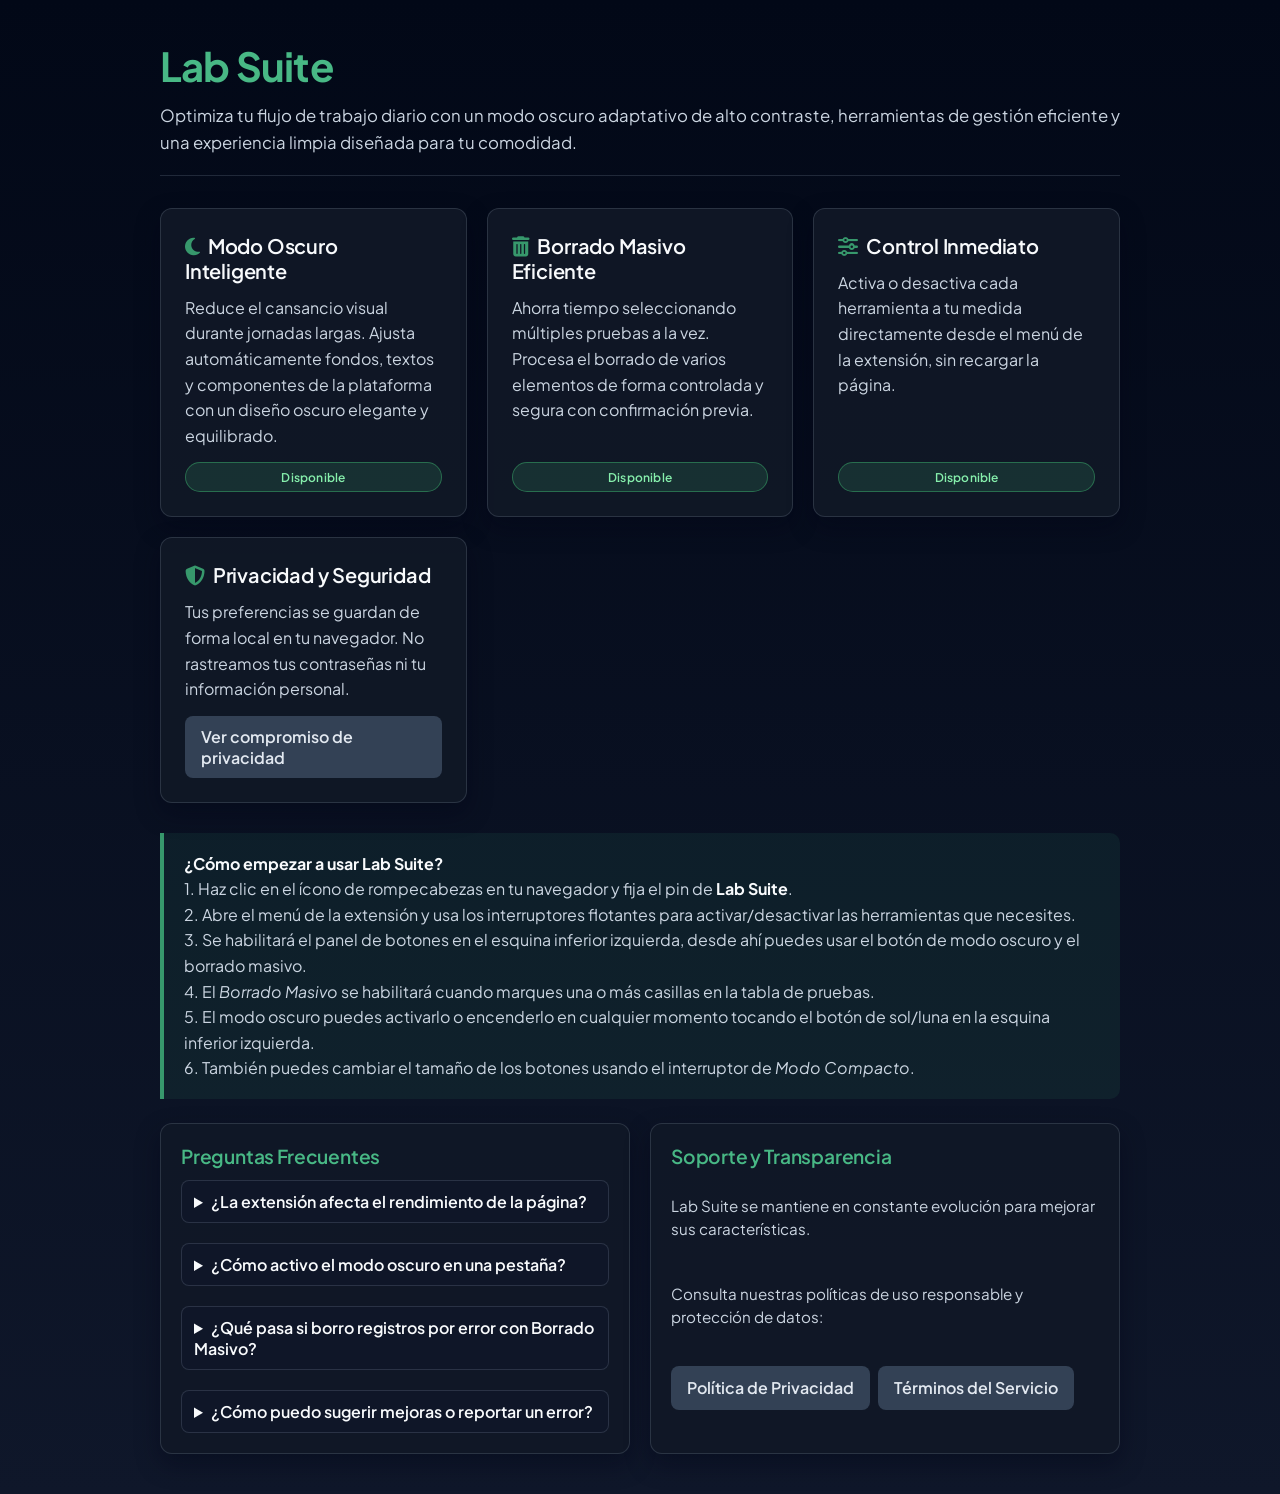
<file: index.html>
<!DOCTYPE html>
<html lang="es">
<head>
  <meta charset="UTF-8">
  <meta name="viewport" content="width=device-width, initial-scale=1.0">
  <title>Lab Suite - Herramientas de productividad</title>
  <link rel="stylesheet" href="./styles.css">
  <link rel="stylesheet" href="https://cdnjs.cloudflare.com/ajax/libs/font-awesome/6.4.0/css/all.min.css">
  <link rel="icon" type="image/png" href="extension/icons/icon-48.png">
</head>
<body>
<div class="container">
  <header>
    <h1>Lab Suite</h1>
    <p>Optimiza tu flujo de trabajo diario con un modo oscuro adaptativo de alto contraste, herramientas de gestión eficiente y una experiencia limpia diseñada para tu comodidad.</p>
  </header>

  <div class="grid">
    <!-- Funcionalidad 1 -->
    <div class="card">
      <div>
        <h3><i class="fas fa-moon" style="color: var(--accent); margin-right: 8px;"></i>Modo Oscuro Inteligente</h3>
        <p>Reduce el cansancio visual durante jornadas largas. Ajusta automáticamente fondos, textos y componentes de la plataforma con un diseño oscuro elegante y equilibrado.</p>
      </div>
      <span class="badge ready">Disponible</span>
    </div>

    <!-- Funcionalidad 2 -->
    <div class="card">
      <div>
        <h3><i class="fas fa-trash-alt" style="color: var(--accent); margin-right: 8px;"></i>Borrado Masivo Eficiente</h3>
        <p>Ahorra tiempo seleccionando múltiples pruebas a la vez. Procesa el borrado de varios elementos de forma controlada y segura con confirmación previa.</p>
      </div>
      <span class="badge ready">Disponible</span>
    </div>

    <!-- Funcionalidad 3 -->
    <div class="card">
      <div>
        <h3><i class="fas fa-sliders-h" style="color: var(--accent); margin-right: 8px;"></i>Control Inmediato</h3>
        <p>Activa o desactiva cada herramienta a tu medida directamente desde el menú de la extensión, sin recargar la página.</p>
      </div>
      <span class="badge ready">Disponible</span>
    </div>

    <!-- Funcionalidad 4 -->
    <div class="card">
      <div>
        <h3><i class="fas fa-shield-alt" style="color: var(--accent); margin-right: 8px;"></i>Privacidad y Seguridad</h3>
        <p>Tus preferencias se guardan de forma local en tu navegador. No rastreamos tus contraseñas ni tu información personal.</p>
      </div>
      <a class="bookmarklet-btn secondary" href="#soporte">Ver compromiso de privacidad</a>
    </div>
  </div>

  <!-- Guía rápida de uso -->
  <div class="instructions" id="guia-uso">
    <strong>¿Cómo empezar a usar Lab Suite?</strong><br>
    1. Haz clic en el ícono de rompecabezas en tu navegador y fija el pin de <strong>Lab Suite</strong>.<br>
    2. Abre el menú de la extensión y usa los interruptores flotantes para activar/desactivar las herramientas que necesites.<br>
    3. Se habilitará el panel de botones en el esquina inferior izquierda, desde ahí puedes usar el botón de modo oscuro y el borrado masivo.<br>
    4. El <em>Borrado Masivo</em> se habilitará cuando marques una o más casillas en la tabla de pruebas.<br>
    5. El modo oscuro puedes activarlo o encenderlo en cualquier momento tocando el botón de sol/luna en la esquina inferior izquierda.<br>
    6. También puedes cambiar el tamaño de los botones usando el interruptor de <em>Modo Compacto</em>.
  </div>

  <!-- Preguntas Frecuentes y Soporte -->
  <section class="info-grid" aria-label="Información y ayuda">
    <article class="info-card" id="faq">
      <h2>Preguntas Frecuentes</h2>
      <details>
        <summary>¿La extensión afecta el rendimiento de la página?</summary>
        <p>No. Lab Suite está construida de forma ligera. Solo ejecuta el código estrictamente necesario para aplicar estilos y herramientas en las páginas admitidas.</p>
      </details>
      <details>
        <summary>¿Cómo activo el modo oscuro en una pestaña?</summary>
        <p>Puedes pulsar el botón flotante circular de sol/luna en la esquina inferior izquierda de la pantalla.</p>
      </details>
      <details>
        <summary>¿Qué pasa si borro registros por error con Borrado Masivo?</summary>
        <p>La extensión siempre te pedirá confirmación explícita indicando la cantidad exacta de registros antes de proceder, garantizando que nunca se elimine nada sin tu consentimiento.</p>
      </details>
      <details>
        <summary>¿Cómo puedo sugerir mejoras o reportar un error?</summary>
        <p>Abre el menú de la extensión, haz clic en <em>"Enviar comentarios o feedback"</em> y déjanos tu valoración o comentario. Revisamos cada sugerencia continuamente.</p>
      </details>
    </article>

    <article class="info-card" id="soporte">
      <h2>Soporte y Transparencia</h2>
      <p>Lab Suite se mantiene en constante evolución para mejorar sus características.</p>
      <p>Consulta nuestras políticas de uso responsable y protección de datos:</p>
      <div class="stack" style="margin-top: 10px;">
        <a class="bookmarklet-btn secondary" href="./privacy.html">Política de Privacidad</a>
        <a class="bookmarklet-btn secondary" href="./terms.html">Términos del Servicio</a>
      </div>
    </article>
  </section>
</div>
</body>
</html>
</file>
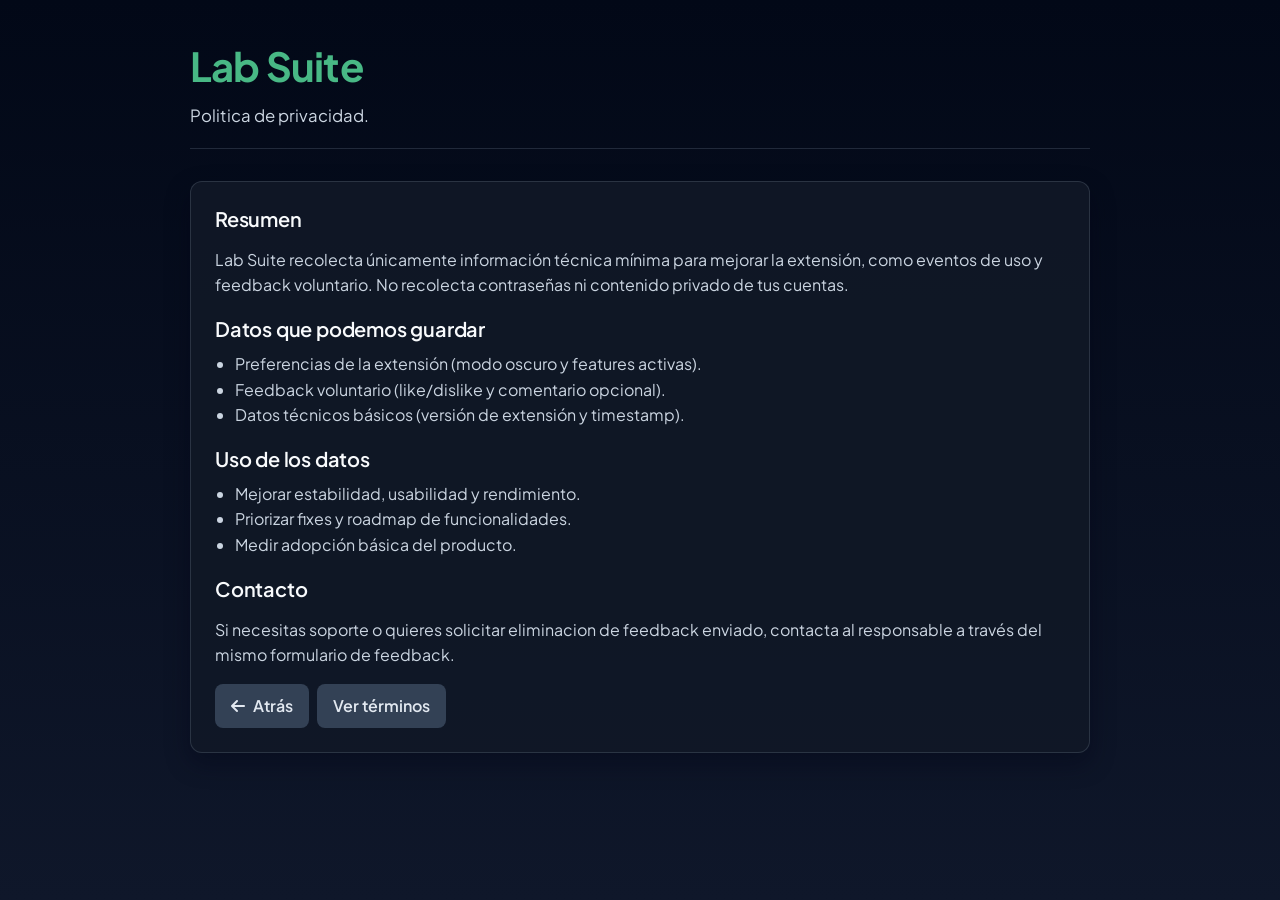
<file: privacy.html>
<!DOCTYPE html>
<html lang="es">
<head>
  <meta charset="UTF-8">
  <meta name="viewport" content="width=device-width, initial-scale=1.0">
  <title>Lab Suite - Privacidad</title>
  <link rel="stylesheet" href="./styles.css">
  <link rel="stylesheet" href="https://cdnjs.cloudflare.com/ajax/libs/font-awesome/6.4.0/css/all.min.css">
</head>
<body>
<main class="legal-shell">
  <header>
    <h1>Lab Suite</h1>
    <p>Politica de privacidad.</p>
  </header>

  <section class="legal-card">
    <h2>Resumen</h2>
    <p>
      Lab Suite recolecta únicamente información técnica mínima para mejorar la extensión,
      como eventos de uso y feedback voluntario. No recolecta contraseñas ni contenido privado
      de tus cuentas.
    </p>

    <div class="legal-section">
      <h2>Datos que podemos guardar</h2>
      <ul>
        <li>Preferencias de la extensión (modo oscuro y features activas).</li>
        <li>Feedback voluntario (like/dislike y comentario opcional).</li>
        <li>Datos técnicos básicos (versión de extensión y timestamp).</li>
      </ul>
    </div>

    <div class="legal-section">
      <h2>Uso de los datos</h2>
      <ul>
        <li>Mejorar estabilidad, usabilidad y rendimiento.</li>
        <li>Priorizar fixes y roadmap de funcionalidades.</li>
        <li>Medir adopción básica del producto.</li>
      </ul>
    </div>

    <div class="legal-section">
      <h2>Contacto</h2>
      <p>
        Si necesitas soporte o quieres solicitar eliminacion de feedback enviado,
        contacta al responsable a través del mismo formulario de feedback.
      </p>
    </div>

    <div class="stack mt-16">
      <a class="bookmarklet-btn secondary" href="./index.html"><i class="fas fa-arrow-left"></i>Atrás</a>
      <a class="bookmarklet-btn secondary" href="./terms.html">Ver términos</a>
    </div>
  </section>
</main>
</body>
</html>
</file>
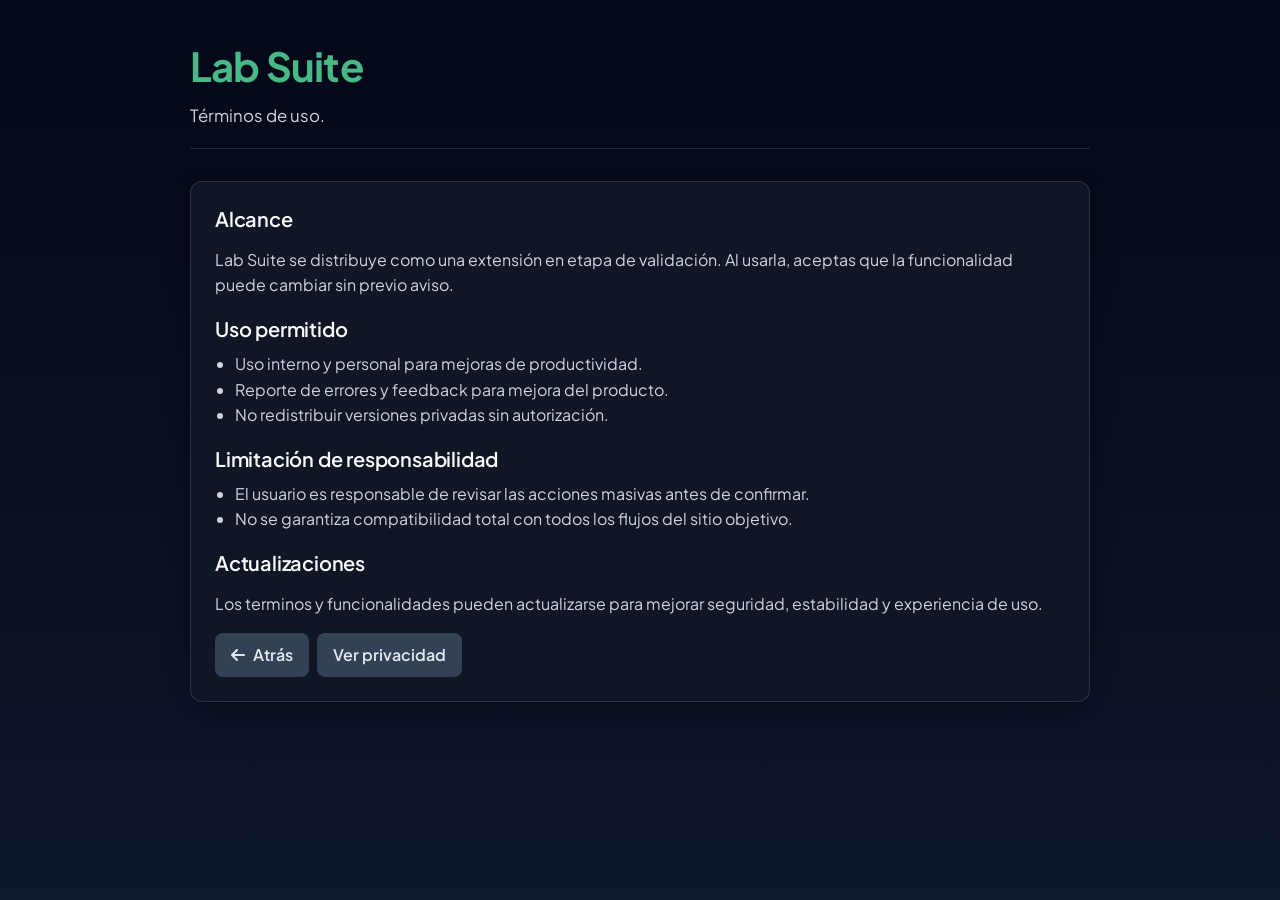
<file: terms.html>
<!DOCTYPE html>
<html lang="es">
<head>
  <meta charset="UTF-8">
  <meta name="viewport" content="width=device-width, initial-scale=1.0">
  <title>Lab Suite - Terminos</title>
  <link rel="stylesheet" href="./styles.css">
  <link rel="stylesheet" href="https://cdnjs.cloudflare.com/ajax/libs/font-awesome/6.4.0/css/all.min.css">
</head>
<body>
<main class="legal-shell">
  <header>
    <h1>Lab Suite</h1>
    <p>Términos de uso.</p>
  </header>

  <section class="legal-card">
    <h2>Alcance</h2>
    <p>
      Lab Suite se distribuye como una extensión en etapa de validación.
      Al usarla, aceptas que la funcionalidad puede cambiar sin previo aviso.
    </p>

    <div class="legal-section">
      <h2>Uso permitido</h2>
      <ul>
        <li>Uso interno y personal para mejoras de productividad.</li>
        <li>Reporte de errores y feedback para mejora del producto.</li>
        <li>No redistribuir versiones privadas sin autorización.</li>
      </ul>
    </div>

    <div class="legal-section">
      <h2>Limitación de responsabilidad</h2>
      <ul>
        <li>El usuario es responsable de revisar las acciones masivas antes de confirmar.</li>
        <li>No se garantiza compatibilidad total con todos los flujos del sitio objetivo.</li>
      </ul>
    </div>

    <div class="legal-section">
      <h2>Actualizaciones</h2>
      <p>
        Los terminos y funcionalidades pueden actualizarse para mejorar seguridad,
        estabilidad y experiencia de uso.
      </p>
    </div>

    <div class="stack mt-16">
      <a class="bookmarklet-btn secondary" href="./index.html"><i class="fas fa-arrow-left"></i>Atrás</a>
      <a class="bookmarklet-btn secondary" href="./privacy.html">Ver privacidad</a>
    </div>
  </section>
</main>
</body>
</html>
</file>
<file: styles.css>
@import url('https://fonts.googleapis.com/css2?family=Plus+Jakarta+Sans:wght@400;500;600;700&family=JetBrains+Mono:wght@500;600&display=swap');

:root {
  --bg-color: #0f172a;
  --card-bg: #111827;
  --card-border: rgba(148, 163, 184, 0.2);
  --text-main: #f8fafc;
  --text-muted: #cbd5e1;
  /* Paleta basada en #37986C */
  --accent: #37986c;
  --accent-hover: #2e7d58;
  --accent-light: #48b885;
  --accent-glow: rgba(55, 152, 108, 0.35);
  --muted: #334155;
}

* { box-sizing: border-box; }

body {
  margin: 0;
  padding: 40px 20px;
  min-height: 100vh;
  background: linear-gradient(180deg, #020817 0%, #0f172a 100%);
  color: var(--text-main);
  font-family: 'Plus Jakarta Sans', -apple-system, BlinkMacSystemFont, "Segoe UI", Roboto, "Helvetica Neue", Arial, sans-serif;
  -webkit-font-smoothing: antialiased;
  -moz-osx-font-smoothing: grayscale;
  display: flex;
  justify-content: center;
}

.container {
  width: min(100%, 960px);
}

header {
  margin-bottom: 32px;
  padding-bottom: 18px;
  border-bottom: 1px solid rgba(148, 163, 184, 0.2);
}

header h1 {
  margin: 0 0 12px;
  color: var(--accent-light);
  font-size: clamp(1.8rem, 5vw, 2.5rem);
  font-weight: 700;
  letter-spacing: -0.02em;
}

header p {
  margin: 0;
  color: var(--text-muted);
  line-height: 1.6;
  font-size: 1.05rem;
}

.grid {
  display: grid;
  grid-template-columns: repeat(auto-fit, minmax(280px, 1fr));
  gap: 20px;
}

.card {
  background: rgba(17, 24, 39, 0.92);
  border: 1px solid var(--card-border);
  border-radius: 12px;
  padding: 24px;
  box-shadow: 0 10px 25px rgba(2, 6, 23, 0.4);
  display: flex;
  flex-direction: column;
  justify-content: space-between;
  gap: 14px;
}

.card h3 {
  margin: 0 0 12px;
  font-size: 1.25rem;
  font-weight: 600;
  color: var(--text-main);
  letter-spacing: -0.01em;
}

.card p {
  margin: 0;
  color: var(--text-muted);
  line-height: 1.6;
}

.card strong {
  color: var(--text-main);
}

.bookmarklet-btn {
  display: inline-flex;
  align-items: center;
  justify-content: center;
  gap: 8px;
  min-height: 44px;
  background: linear-gradient(135deg, var(--accent-light), var(--accent));
  color: #ffffff;
  font-weight: 600;
  text-decoration: none;
  border-radius: 8px;
  padding: 10px 16px;
  transition: transform 0.15s ease, filter 0.15s ease, box-shadow 0.15s ease;
  box-shadow: 0 8px 18px var(--accent-glow);
}

.bookmarklet-btn:hover {
  transform: translateY(-1px);
  filter: brightness(1.08);
}

.bookmarklet-btn.secondary {
  background: #334155;
  color: #e2e8f0;
  box-shadow: none;
}

.bookmarklet-btn.secondary:hover {
  filter: brightness(1.1);
}

.stack {
  display: flex;
  flex-wrap: wrap;
  gap: 8px;
}

.badge {
  display: inline-flex;
  align-items: center;
  justify-content: center;
  min-height: 30px;
  padding: 6px 10px;
  border-radius: 999px;
  font-size: 12px;
  font-weight: 600;
  letter-spacing: 0.2px;
}

.badge.ready {
  background: rgba(55, 152, 108, 0.2);
  color: #86efac;
  border: 1px solid rgba(74, 222, 128, 0.35);
}

.badge.muted {
  background: rgba(148, 163, 184, 0.18);
  color: #cbd5e1;
  border: 1px solid rgba(148, 163, 184, 0.35);
}

.instructions {
  margin-top: 30px;
  padding: 18px 20px;
  border-left: 4px solid var(--accent);
  background: rgba(55, 152, 108, 0.1);
  border-radius: 0 10px 10px 0;
  color: var(--text-muted);
  line-height: 1.6;
}

.instructions strong { color: var(--text-main); }

code {
  font-family: 'JetBrains Mono', 'SFMono-Regular', Consolas, monospace;
}

.legal-shell {
  width: min(100%, 900px);
}

.legal-card {
  background: rgba(17, 24, 39, 0.92);
  border: 1px solid var(--card-border);
  border-radius: 12px;
  padding: 24px;
  box-shadow: 0 10px 25px rgba(2, 6, 23, 0.4);
}

.legal-card h2 {
  margin: 0 0 10px;
  font-size: 1.25rem;
  font-weight: 600;
  color: var(--text-main);
  letter-spacing: -0.01em;
}

.legal-card p,
.legal-card li {
  color: var(--text-muted);
  line-height: 1.6;
}

.legal-card ul {
  margin: 8px 0 0;
  padding-left: 20px;
}

.legal-section {
  margin-top: 18px;
}

.mt-16 {
  margin-top: 16px;
}

.info-grid {
  display: grid;
  grid-template-columns: repeat(auto-fit, minmax(280px, 1fr));
  gap: 20px;
  margin-top: 24px;
}

.info-card {
  background: rgba(17, 24, 39, 0.92);
  border: 1px solid var(--card-border);
  border-radius: 12px;
  padding: 20px;
  box-shadow: 0 10px 25px rgba(2, 6, 23, 0.4);
  display: flex;
  flex-direction: column;
  gap: 12px;
}

.info-card h2 {
  margin: 0;
  font-size: 1.2rem;
  font-weight: 600;
  color: var(--accent-light);
  letter-spacing: -0.01em;
}

.info-card p,
.info-card li {
  color: var(--text-muted);
  line-height: 1.5;
  font-size: 0.95rem;
}

.info-card details {
  border: 1px solid rgba(148, 163, 184, 0.2);
  border-radius: 8px;
  padding: 10px 12px;
  background: rgba(15, 23, 42, 0.6);
}

.info-card details + details {
  margin-top: 8px;
}

.info-card summary {
  cursor: pointer;
  color: var(--text-main);
  font-weight: 600;
}

.info-card details p {
  margin: 8px 0 0;
}

.info-card ul {
  margin: 0;
  padding-left: 18px;
  display: flex;
  flex-direction: column;
  gap: 8px;
}

@media (max-width: 600px) {
  body {
    padding: 20px 12px;
  }

  .card, .info-card, .legal-card {
    padding: 16px;
  }
}
</file>
